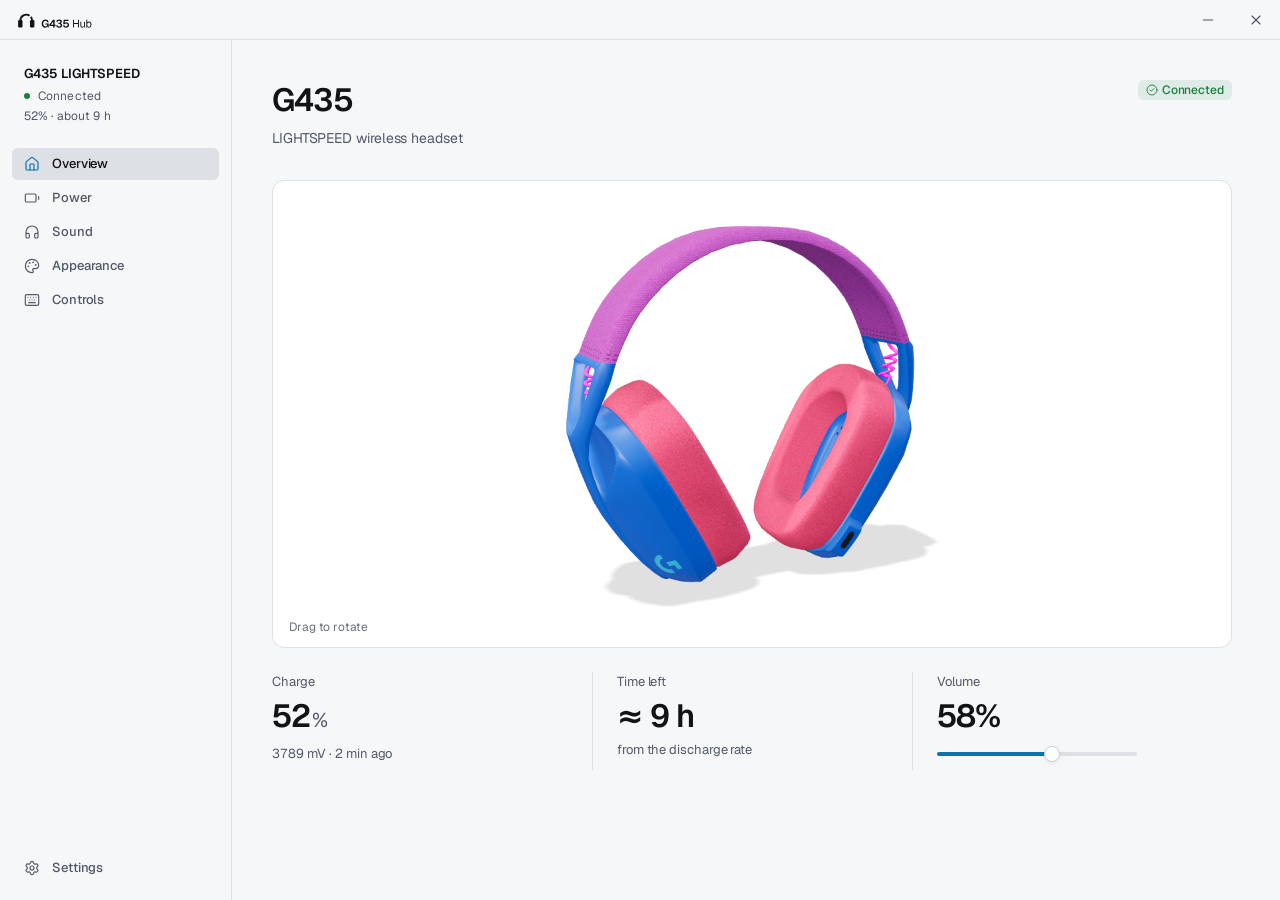
<file: hub/ui/index.html>
<!doctype html>
<html lang="en">
<head>
<meta charset="utf-8">
<meta name="viewport" content="width=device-width, initial-scale=1">
<title>G435 Hub</title>
<link rel="icon" href="brand/favicon.svg" type="image/svg+xml">
<link rel="stylesheet" href="fonts/fonts.css">
<link rel="stylesheet" href="tokens.css">
<link rel="stylesheet" href="components.css">
<link rel="stylesheet" href="app.css">
<script type="importmap">
{ "imports": { "three": "./vendor/three.module.js", "three/addons/": "./vendor/addons/" } }
</script>
</head>
<body>
<header class="titlebar" data-tauri-drag-region>
  <span class="titlebar__logo" data-tauri-drag-region aria-label="G435 Hub">
    <svg class="logo" viewBox="0 0 124 32" aria-hidden="true" data-tauri-drag-region><use href="#logo-full"/></svg>
  </span>
  <div class="titlebar__controls">
    <button class="win-btn" id="btn-min" data-i18n-attr="aria-label:win.minimize;title:win.minimize" aria-label="Minimize" title="Minimize"><svg class="icon"><use href="icons.svg#i-minus"/></svg></button>
    <button class="win-btn win-btn--close" id="btn-close" data-i18n-attr="aria-label:win.close;title:win.close.title" aria-label="Close to tray" title="Close. The battery stays in the tray"><svg class="icon"><use href="icons.svg#i-x"/></svg></button>
  </div>
</header>

<div class="shell">
  <nav class="sidebar" data-i18n-attr="aria-label:nav.label" aria-label="Sections">
    <div class="device" id="device">
      <p class="device__name">G435 LIGHTSPEED</p>
      <p class="device__status"><span class="dot" id="dev-dot"></span><span id="dev-status" data-i18n="dev.searching">Looking for the dongle…</span></p>
      <p class="device__battery num" id="dev-battery"></p>
    </div>
    <ul class="nav">
      <li><a class="nav__item" href="#overview" data-route="overview"><svg class="icon"><use href="icons.svg#i-house"/></svg><span data-i18n="nav.overview">Overview</span></a></li>
      <li><a class="nav__item" href="#power" data-route="power"><svg class="icon"><use href="icons.svg#i-battery"/></svg><span data-i18n="nav.power">Power</span></a></li>
      <li><a class="nav__item" href="#sound" data-route="sound"><svg class="icon"><use href="icons.svg#i-headphones"/></svg><span data-i18n="nav.sound">Sound</span></a></li>
      <li><a class="nav__item" href="#look" data-route="look"><svg class="icon"><use href="icons.svg#i-palette"/></svg><span data-i18n="nav.look">Appearance</span></a></li>
      <li><a class="nav__item" href="#controls" data-route="controls"><svg class="icon"><use href="icons.svg#i-keyboard"/></svg><span data-i18n="nav.controls">Controls</span></a></li>
    </ul>
    <ul class="nav nav--bottom">
      <li><a class="nav__item" href="#settings" data-route="settings"><svg class="icon"><use href="icons.svg#i-settings"/></svg><span data-i18n="nav.settings">Settings</span></a></li>
    </ul>
  </nav>

  <main class="main" id="main">
    <!-- ===================== Overview ===================== -->
    <section class="page page--wide" data-page="overview" aria-labelledby="h-overview">
      <header class="page__head">
        <div>
          <h1 class="t-h1" id="h-overview">G435</h1>
          <p class="page__lead" data-i18n="ov.lead">LIGHTSPEED wireless headset</p>
        </div>
        <span class="badge" id="ov-badge">Looking for the dongle…</span>
      </header>
      <div class="stage" data-stage>
        <div class="stage__empty" id="ov-empty" hidden></div>
      </div>
      <dl class="stats" id="ov-stats">
        <div class="stat">
          <dt data-i18n="stat.charge">Charge</dt>
          <dd class="stat__value num" id="ov-pct"><span class="skeleton" style="width:72px;height:32px"></span></dd>
          <dd class="stat__meta num" id="ov-mv"></dd>
        </div>
        <div class="stat">
          <dt data-i18n="stat.left">Time left</dt>
          <dd class="stat__value num" id="ov-left"><span class="skeleton" style="width:64px;height:32px"></span></dd>
          <dd class="stat__meta" id="ov-left-src"></dd>
        </div>
        <div class="stat">
          <dt data-i18n="stat.volume">Volume</dt>
          <dd class="stat__value num" id="ov-vol">—</dd>
          <dd class="stat__meta"><input class="slider" type="range" min="0" max="100" id="ov-vol-range" data-i18n-attr="aria-label:stat.volume.aria" aria-label="Headphone volume"></dd>
        </div>
      </dl>
    </section>

    <!-- ===================== Power ===================== -->
    <section class="page" data-page="power" aria-labelledby="h-power">
      <header class="page__head">
        <div>
          <h1 class="t-h2" id="h-power" data-i18n="pw.title">Power</h1>
          <p class="page__lead" data-i18n="pw.lead">The headset reports only its voltage; the percentage is an estimate from the discharge curve.</p>
        </div>
      </header>
      <div id="power-empty" hidden></div>
      <div id="power-body">
        <div class="reading">
          <div>
            <p class="reading__value num"><span id="pw-pct"><span class="skeleton" style="width:120px;height:48px"></span></span><span class="reading__unit">%</span></p>
            <p class="reading__meta num" id="pw-meta"></p>
          </div>
          <div class="reading__aside">
            <span class="badge badge--accent" id="pw-charging" data-i18n="pw.charging" hidden>Charging</span>
            <button class="btn btn--primary" id="btn-refresh"><svg class="icon"><use href="icons.svg#i-refresh-cw"/></svg><span data-i18n="pw.refresh">Refresh battery</span></button>
          </div>
        </div>
        <div class="notice notice--warning" id="pw-off" hidden>
          <svg class="icon"><use href="icons.svg#i-power"/></svg>
          <p data-i18n="pw.off">The headset is off, so the last reading is shown. Switch it on and the charge updates by itself.</p>
        </div>
        <div class="notice" id="pw-deferred" hidden>
          <svg class="icon"><use href="icons.svg#i-clock"/></svg>
          <p data-i18n="pw.deferred">Audio is playing, so the scheduled read waits for a pause (30 minutes at most). “Refresh battery” reads right away.</p>
        </div>
        <div class="notice notice--error" id="pw-error" hidden>
          <svg class="icon"><use href="icons.svg#i-circle-alert"/></svg>
          <p id="pw-error-text"></p>
        </div>

        <figure class="chart card" id="chart">
          <figcaption class="chart__head">
            <span class="chart__title" id="chart-title">Battery over the last 24 hours</span>
            <span class="chart__legend num" id="chart-range"></span>
          </figcaption>
          <div class="chart__plot" id="chart-plot">
            <svg class="chart__svg" id="chart-svg" role="img" aria-labelledby="chart-title"></svg>
            <div class="chart__tip" id="chart-tip" hidden><strong class="num" id="tip-value"></strong><span class="num" id="tip-time"></span></div>
          </div>
          <div class="chart__empty" id="chart-empty" hidden>
            <p class="t-small" data-i18n="chart.empty">The chart appears after the second reading. By default the battery is read every 15 minutes.</p>
          </div>
          <table class="sr-only" id="chart-table"><caption data-i18n="chart.caption">Battery readings</caption><thead><tr><th data-i18n="chart.time">Time</th><th data-i18n="chart.charge">Charge</th><th data-i18n="chart.voltage">Voltage</th></tr></thead><tbody></tbody></table>
        </figure>

        <dl class="rows">
          <div class="row">
            <dt><span data-i18n="pw.left">Time left</span><span class="row__hint" id="pw-left-src">The estimate appears after the first reading</span></dt>
            <dd class="num" id="pw-left">—</dd>
          </div>
          <div class="row">
            <dt><span data-i18n="pw.poll">Auto-refresh</span><span class="row__hint" data-i18n="pw.poll.hint">After 20 minutes without audio it reads once an hour, so the headset can switch itself off</span></dt>
            <dd>
              <div class="dropdown" id="poll">
                <button class="btn dropdown__trigger" aria-haspopup="listbox" aria-expanded="false"><span>Every 15 minutes</span><svg class="icon"><use href="icons.svg#i-chevron-down"/></svg></button>
                <ul class="menu menu--right" role="listbox" tabindex="-1">
                  <li class="menu__item" role="option" data-value="5"><span data-i18n="poll.5">Every 5 minutes</span><svg class="icon"><use href="icons.svg#i-check"/></svg></li>
                  <li class="menu__item" role="option" data-value="15"><span data-i18n="poll.15">Every 15 minutes</span><svg class="icon"><use href="icons.svg#i-check"/></svg></li>
                  <li class="menu__item" role="option" data-value="30"><span data-i18n="poll.30">Every 30 minutes</span><svg class="icon"><use href="icons.svg#i-check"/></svg></li>
                  <li class="menu__item" role="option" data-value="0"><span data-i18n="poll.0">Manually only</span><svg class="icon"><use href="icons.svg#i-check"/></svg></li>
                </ul>
              </div>
            </dd>
          </div>
        </dl>
      </div>
    </section>

    <!-- ===================== Sound ===================== -->
    <section class="page" data-page="sound" aria-labelledby="h-sound">
      <header class="page__head">
        <div>
          <h1 class="t-h2" id="h-sound" data-i18n="snd.title">Sound</h1>
          <p class="page__lead" data-i18n="snd.lead">Volume of the G435 devices in Windows. The buttons on the ear cup change the same level.</p>
        </div>
      </header>
      <section class="group" aria-labelledby="h-hp">
        <h2 class="group__title" id="h-hp" data-i18n="snd.hp">Headphones</h2>
        <div class="level card" id="lv-headphones">
          <div class="level__head"><span class="level__label" data-i18n="snd.volume">Volume</span><output class="level__value num" id="v-headphones">—</output></div>
          <div class="level__body">
            <input class="slider" type="range" min="0" max="100" id="r-headphones" data-i18n-attr="aria-label:snd.hp.aria" aria-label="Headphone volume">
            <button class="btn btn--icon" id="m-headphones" aria-pressed="false" aria-label="Mute"><svg class="icon"><use href="icons.svg#i-volume-2"/></svg></button>
          </div>
        </div>
      </section>
      <section class="group" aria-labelledby="h-mic">
        <h2 class="group__title" id="h-mic" data-i18n="snd.mic">Microphone</h2>
        <div class="level card" id="lv-microphone">
          <div class="level__head"><span class="level__label" data-i18n="snd.rec">Recording level</span><output class="level__value num" id="v-microphone">—</output></div>
          <div class="level__body">
            <input class="slider" type="range" min="0" max="100" id="r-microphone" data-i18n-attr="aria-label:snd.mic.aria" aria-label="Microphone level">
            <button class="btn btn--icon" id="m-microphone" aria-pressed="false" aria-label="Mute"><svg class="icon"><use href="icons.svg#i-mic"/></svg></button>
          </div>
        </div>
        <p class="group__note" data-i18n="snd.note">The mute button on the headset silences the microphone inside it and does not tell the computer, so its state is not visible here.</p>
      </section>
    </section>

    <!-- ===================== Appearance ===================== -->
    <section class="page page--wide" data-page="look" aria-labelledby="h-look">
      <header class="page__head">
        <div>
          <h1 class="t-h2" id="h-look" data-i18n="look.title">Appearance</h1>
          <p class="page__lead" data-i18n="look.lead">The model colour in the app. The headset itself is not changed.</p>
        </div>
      </header>
      <div class="stage stage--short" data-stage></div>
      <div class="swatches" role="radiogroup" data-i18n-attr="aria-label:look.aria" aria-label="Colourway" id="swatches"></div>
    </section>

    <!-- ===================== Controls ===================== -->
    <section class="page" data-page="controls" aria-labelledby="h-controls">
      <header class="page__head">
        <div>
          <h1 class="t-h2" id="h-controls" data-i18n="ctl.title">Controls</h1>
          <p class="page__lead" data-i18n="ctl.lead">These features live in the headset firmware and are set only with its buttons.</p>
        </div>
      </header>
      <dl class="rows combos">
        <div class="row"><dt><kbd data-i18n="ctl.power">Power</kbd></dt><dd data-i18n-html="ctl.power.text"></dd></div>
        <div class="row"><dt><kbd>Mute</kbd><kbd>×2</kbd></dt><dd data-i18n="ctl.mute2.text">Turn sidetone on or off.</dd></div>
        <div class="row"><dt><kbd>Mute</kbd><kbd>Vol ±</kbd></dt><dd data-i18n="ctl.mutevol.text">Sidetone volume.</dd></div>
        <div class="row"><dt><kbd>Mute</kbd><kbd>Vol ±</kbd><kbd data-i18n="ctl.3s">3 s</kbd></dt><dd data-i18n="ctl.limit.text">Volume limiter: 85 or 100 dB.</dd></div>
      </dl>
      <p class="group__note" data-i18n="ctl.note">With no activity the headset switches itself off after 30 minutes.</p>
    </section>

    <!-- ===================== Settings ===================== -->
    <section class="page" data-page="settings" aria-labelledby="h-settings">
      <header class="page__head">
        <div>
          <h1 class="t-h2" id="h-settings" data-i18n="set.title">Settings</h1>
          <p class="page__lead" data-i18n="set.lead">The hub keeps running in the tray when the window is closed.</p>
        </div>
      </header>
      <section class="group" aria-labelledby="h-general">
        <h2 class="group__title" id="h-general" data-i18n="set.general">General</h2>
        <dl class="rows">
          <div class="row">
            <dt data-i18n="set.theme">Theme</dt>
            <dd><div class="segmented" role="radiogroup" data-i18n-attr="aria-label:set.theme" aria-label="Theme" id="theme">
              <button role="radio" data-theme-value="system"><svg class="icon"><use href="icons.svg#i-monitor"/></svg><span data-i18n="theme.system">System</span></button>
              <button role="radio" data-theme-value="light"><svg class="icon"><use href="icons.svg#i-sun"/></svg><span data-i18n="theme.light">Light</span></button>
              <button role="radio" data-theme-value="dark"><svg class="icon"><use href="icons.svg#i-moon"/></svg><span data-i18n="theme.dark">Dark</span></button>
            </div></dd>
          </div>
          <div class="row">
            <dt id="l-language" data-i18n="set.lang">Language</dt>
            <dd><div class="segmented" role="radiogroup" data-i18n-attr="aria-label:set.lang" aria-label="Language" id="language">
              <button role="radio" data-language-value="auto"><svg class="icon"><use href="icons.svg#i-monitor"/></svg><span data-i18n="lang.auto">System</span></button>
              <button role="radio" data-language-value="en">English</button>
              <button role="radio" data-language-value="ru">Русский</button>
            </div></dd>
          </div>
          <div class="row">
            <dt id="l-autostart"><span data-i18n="set.autostart">Start with Windows</span><span class="row__hint" data-i18n="set.autostart.hint">Straight to the tray, no window</span></dt>
            <dd><button class="switch" role="switch" aria-checked="false" aria-labelledby="l-autostart" id="autostart"></button></dd>
          </div>
        </dl>
      </section>
      <section class="group" aria-labelledby="h-alerts">
        <h2 class="group__title" id="h-alerts" data-i18n="set.notifications">Notifications</h2>
        <dl class="rows">
          <div class="row">
            <dt><span data-i18n="set.alert">Warn about low battery</span><span class="row__hint" data-i18n="set.alert.hint">One more notification arrives at 5%</span></dt>
            <dd>
              <label class="field field--suffix field--inline" id="alert-field">
                <span class="sr-only" data-i18n="set.alert.sr">Threshold, percent</span>
                <span class="field__control"><input class="input" id="alert" inputmode="numeric" maxlength="2" value="15"><span class="field__suffix">%</span></span>
                <span class="field__hint" id="alert-hint" data-i18n="set.alert.invalid" hidden>From 5 to 50</span>
              </label>
            </dd>
          </div>
        </dl>
      </section>
      <section class="group" aria-labelledby="h-data">
        <h2 class="group__title" id="h-data" data-i18n="set.data">Data</h2>
        <dl class="rows">
          <div class="row">
            <dt><span data-i18n="set.history">Battery history</span><span class="row__hint num" id="hist-count">Kept for 7 days on this computer</span></dt>
            <dd><button class="btn btn--danger" id="btn-clear" data-i18n="set.clear">Clear</button></dd>
          </div>
        </dl>
      </section>
      <section class="group" aria-labelledby="h-updates">
        <h2 class="group__title" id="h-updates" data-i18n="set.updates">Updates</h2>
        <dl class="rows">
          <div class="row">
            <dt id="l-autoupdate"><span data-i18n="set.autoupdate">Check automatically</span><span class="row__hint" data-i18n="set.autoupdate.hint">When the window opens. This is the only time the app uses the network: it asks github.com for the latest version number.</span></dt>
            <dd><button class="switch" role="switch" aria-checked="true" aria-labelledby="l-autoupdate" id="autoupdate"></button></dd>
          </div>
          <div class="row">
            <dt><span data-i18n="upd.title">Check for updates</span><span class="row__hint" id="upd-status" role="status"></span></dt>
            <dd><button class="btn" id="btn-update" data-i18n="upd.check">Check now</button></dd>
          </div>
        </dl>
      </section>
      <section class="group" aria-labelledby="h-support">
        <h2 class="group__title" id="h-support" data-i18n="set.support">Support</h2>
        <dl class="rows">
          <div class="row">
            <dt><span data-i18n="set.diag">Diagnostics</span><span class="row__hint" data-i18n="set.diag.hint">Versions and the last readings, no personal data. Paste it into a bug report.</span></dt>
            <dd><button class="btn" id="btn-diag" data-i18n="set.diag.copy">Copy</button></dd>
          </div>
          <div class="row">
            <dt><span data-i18n="set.issue">Report a problem</span><span class="row__hint" data-i18n="set.issue.hint">Opens GitHub in your browser</span></dt>
            <dd><a class="btn" id="btn-issue" href="https://github.com/minchiki/g435-hub/issues/new/choose" target="_blank" rel="noopener" data-i18n="set.issue.open">Open</a></dd>
          </div>
        </dl>
      </section>
      <section class="group" aria-labelledby="h-about">
        <h2 class="group__title" id="h-about" data-i18n="set.about">About</h2>
        <dl class="rows about">
          <div class="row"><dt data-i18n="about.version">Version</dt><dd class="num"><span id="about-version"></span> · dongle 046D:0ACB</dd></div>
          <div class="row"><dt data-i18n="about.protocol">Battery protocol</dt><dd><a href="https://github.com/deddroid/logitech-g435-battery" target="_blank" rel="noopener">deddroid/logitech-g435-battery</a>, MIT</dd></div>
          <div class="row"><dt data-i18n="about.model">3D model</dt><dd><a href="https://sketchfab.com/3d-models/fone-logitech-g435-d4cc71d02f6f40a48441f9045fe4e1ae" target="_blank" rel="noopener">Fone Logitech G435</a> — VagnerZNMods, CC-BY-4.0</dd></div>
          <div class="row"><dt data-i18n="about.fonts">Font and icons</dt><dd>Geist (OFL), Lucide (ISC)</dd></div>
        </dl>
        <p class="group__note" data-i18n="about.note">Unofficial program, not affiliated with Logitech.</p>
      </section>
    </section>
  </main>
</div>

<dialog class="modal" id="modal-clear" aria-labelledby="mc-title">
  <form method="dialog">
    <div class="modal__body">
      <h3 class="modal__title" id="mc-title" data-i18n="modal.clear.title">Clear the battery history?</h3>
      <p class="modal__text" data-i18n="modal.clear.text">The chart and the “time left” estimate start over. The current charge does not change.</p>
    </div>
    <div class="modal__footer">
      <button class="btn btn--ghost" value="cancel" data-i18n="modal.cancel">Cancel</button>
      <button class="btn btn--danger" value="confirm" id="mc-confirm" data-i18n="set.clear">Clear</button>
    </div>
  </form>
</dialog>
<div class="toasts" id="toasts" aria-live="polite"></div>

<svg width="0" height="0" style="position:absolute" aria-hidden="true">
  <symbol id="logo-full" viewBox="0 0 124 32"><path d="M6.5 17A9.5 9.5 0 0 1 21.31 9.12M23.28 10.89A9.5 9.5 0 0 1 25.5 17" fill="none" stroke="currentColor" stroke-width="3"/><rect x="3" y="16" width="7" height="12" rx="2" fill="currentColor"/><rect x="22" y="16" width="7" height="12" rx="2" fill="currentColor"/><path d="M46.46 28.28L46.46 28.28Q44.68 28.28 43.40 27.45Q42.11 26.61 41.43 25.15Q40.76 23.69 40.76 21.77L40.76 21.77Q40.76 19.88 41.45 18.40Q42.15 16.93 43.45 16.07Q44.75 15.22 46.58 15.22L46.58 15.22Q48.17 15.22 49.25 15.76Q50.33 16.31 50.99 17.28Q51.64 18.25 51.90 19.51L51.90 19.51L49.51 19.64Q49.31 18.53 48.63 17.87Q47.94 17.21 46.60 17.21L46.60 17.21Q45.40 17.21 44.64 17.82Q43.87 18.44 43.49 19.47Q43.12 20.50 43.12 21.77L43.12 21.77Q43.12 23.07 43.49 24.09Q43.86 25.11 44.64 25.70Q45.42 26.29 46.62 26.29L46.62 26.29Q47.55 26.29 48.22 25.90Q48.89 25.52 49.28 24.85Q49.67 24.18 49.70 23.33L49.70 23.33L46.62 23.33L46.62 21.56L51.94 21.56L51.94 28L50.46 28L50.35 26.12Q49.88 27.10 48.83 27.69Q47.78 28.28 46.46 28.28ZM61.44 28L59.15 28L59.15 25.50L52.89 25.50L52.89 23.63L58.79 15.50L61.44 15.50L61.44 23.51L62.94 23.51L62.94 25.50L61.44 25.50L61.44 28ZM59.15 18.48L55.39 23.51L59.15 23.51L59.15 18.48ZM68.61 28.28L68.61 28.28Q66.37 28.28 65.16 27.24Q63.94 26.20 63.86 24.48L63.86 24.48L66.20 24.37Q66.29 25.38 66.94 25.83Q67.59 26.29 68.61 26.29L68.61 26.29Q69.65 26.29 70.37 25.83Q71.09 25.38 71.09 24.37L71.09 24.37Q71.09 23.37 70.40 22.87Q69.72 22.37 68.57 22.37L68.57 22.37L67.48 22.37L67.48 20.55L68.57 20.55Q69.47 20.55 70.08 20.17Q70.69 19.80 70.69 18.90L70.69 18.90Q70.69 18.11 70.18 17.66Q69.67 17.21 68.63 17.21L68.63 17.21Q67.57 17.21 67.04 17.63Q66.51 18.05 66.43 18.74L66.43 18.74L64.08 18.62Q64.26 17.08 65.44 16.15Q66.62 15.22 68.63 15.22L68.63 15.22Q70.74 15.22 71.89 16.15Q73.05 17.08 73.05 18.69L73.05 18.69Q73.05 20.66 70.86 21.35L70.86 21.35Q72.10 21.68 72.77 22.50Q73.45 23.32 73.45 24.50L73.45 24.50Q73.45 25.69 72.85 26.54Q72.25 27.38 71.16 27.83Q70.07 28.28 68.61 28.28ZM79.65 28.28L79.65 28.28Q77.46 28.28 76.26 27.28Q75.05 26.27 74.91 24.64L74.91 24.64L77.25 24.51Q77.39 25.39 78.02 25.83Q78.64 26.27 79.65 26.27L79.65 26.27Q80.79 26.27 81.43 25.65Q82.08 25.02 82.08 23.88L82.08 23.88Q82.08 22.79 81.43 22.13Q80.77 21.47 79.63 21.47L79.63 21.47Q78.84 21.47 78.25 21.81Q77.66 22.15 77.39 22.72L77.39 22.72L75.07 22.72L75.93 15.50L83.59 15.50L83.59 17.49L77.92 17.49L77.52 20.68Q78.50 19.67 80.25 19.67L80.25 19.67Q81.51 19.67 82.46 20.22Q83.40 20.76 83.92 21.72Q84.44 22.68 84.44 23.88L84.44 23.88Q84.44 25.22 83.84 26.20Q83.24 27.19 82.17 27.74Q81.09 28.28 79.65 28.28ZM92.46 28L90.95 28L90.95 15.50L92.46 15.50L92.46 20.98L98.75 20.98L98.75 15.50L100.26 15.50L100.26 28L98.75 28L98.75 22.45L92.46 22.45L92.46 28ZM105.65 28.21L105.65 28.21Q104.26 28.21 103.42 27.27Q102.59 26.33 102.59 24.67L102.59 24.67L102.59 18.67L104.07 18.67L104.07 24.27Q104.07 25.62 104.55 26.27Q105.04 26.91 106.04 26.91L106.04 26.91Q107.15 26.91 107.78 26.20Q108.42 25.48 108.42 24.23L108.42 24.23L108.42 18.67L109.89 18.67L109.89 28L108.49 28L108.49 26.49Q107.71 28.21 105.65 28.21ZM116.37 28.21L116.37 28.21Q115.40 28.21 114.65 27.78Q113.89 27.35 113.49 26.59L113.49 26.59L113.43 28L112.10 28L112.10 15.50L113.57 15.50L113.57 19.97Q113.93 19.39 114.67 18.92Q115.40 18.46 116.37 18.46L116.37 18.46Q117.61 18.46 118.50 19.06Q119.40 19.65 119.89 20.75Q120.39 21.84 120.39 23.33L120.39 23.33Q120.39 24.83 119.89 25.92Q119.40 27.01 118.50 27.61Q117.61 28.21 116.37 28.21ZM116.29 26.80L116.29 26.80Q117.46 26.80 118.15 25.87Q118.84 24.94 118.84 23.33L118.84 23.33Q118.84 21.71 118.15 20.79Q117.46 19.87 116.32 19.87L116.32 19.87Q115.04 19.87 114.30 20.79Q113.57 21.71 113.57 23.33L113.57 23.33Q113.57 24.94 114.30 25.87Q115.02 26.80 116.29 26.80Z" fill="currentColor"/></symbol>
</svg>
<script type="module" src="app.js"></script>
</body>
</html>
</file>
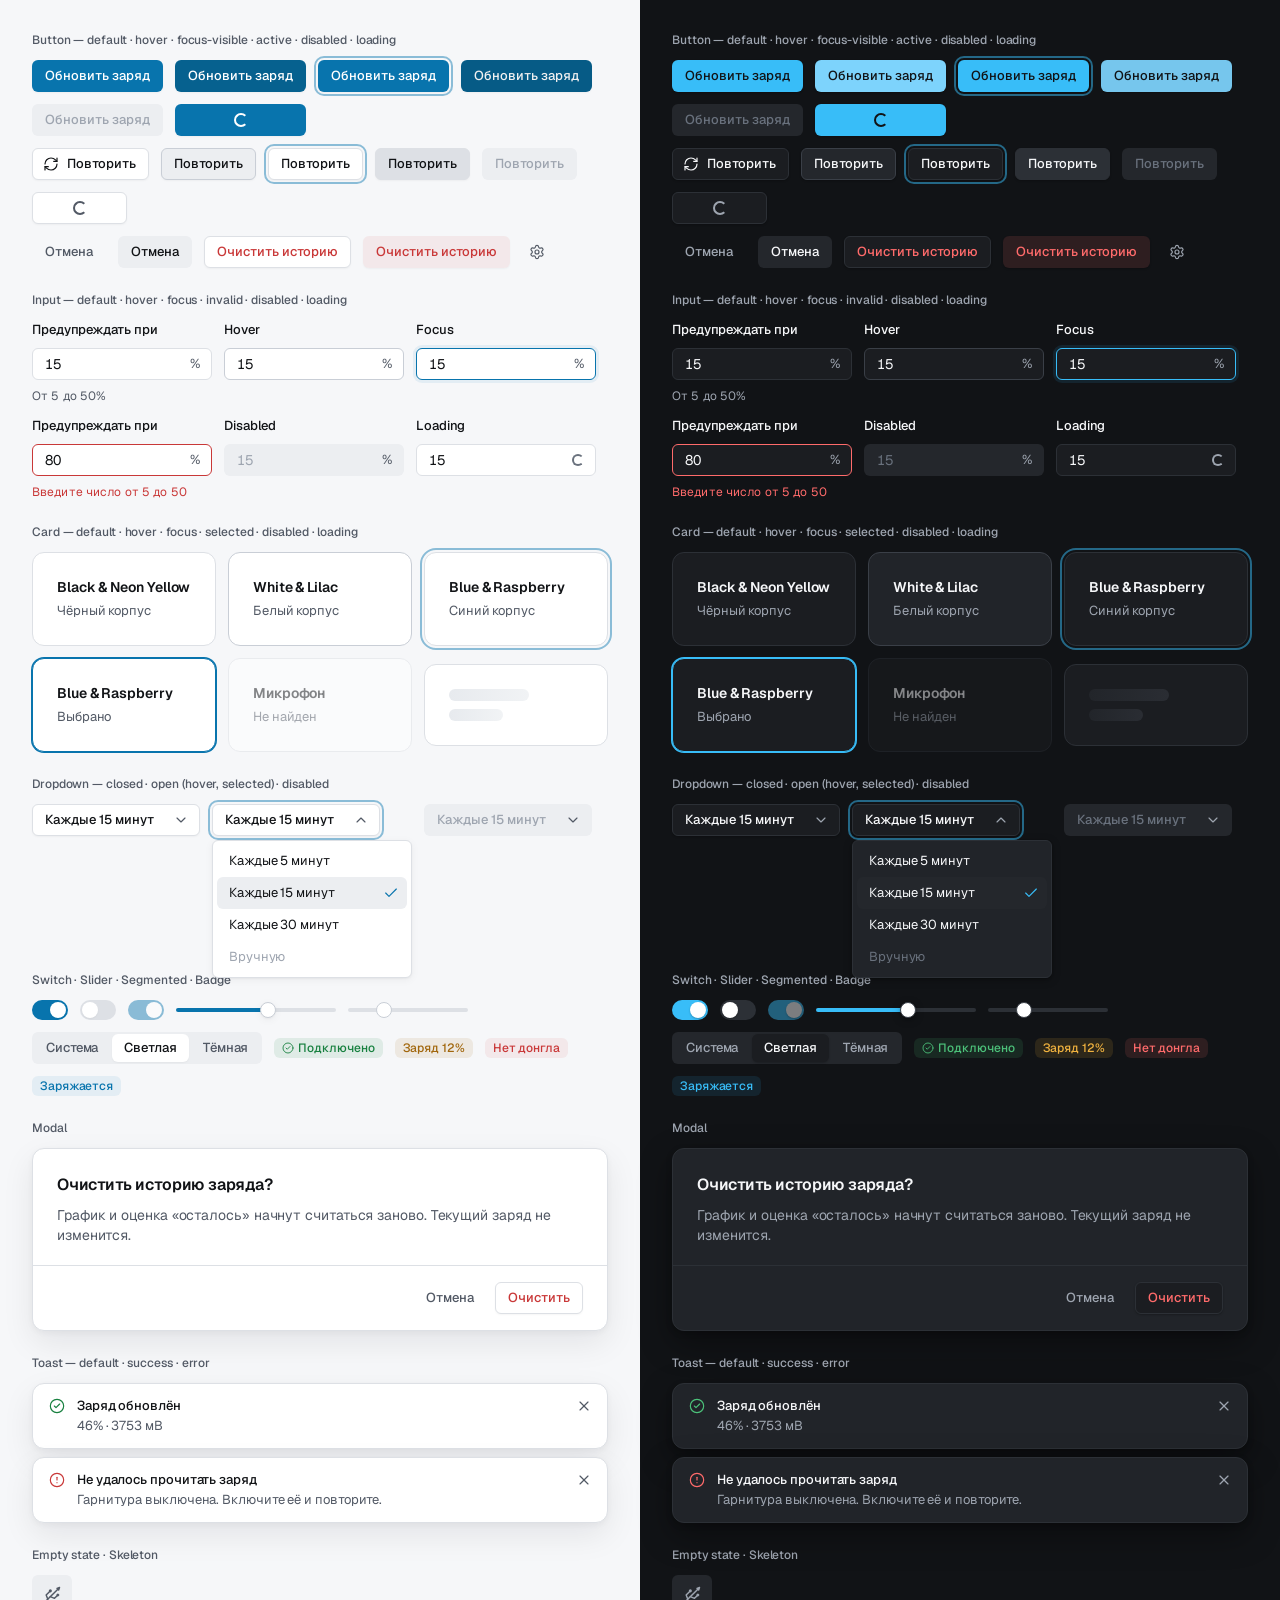
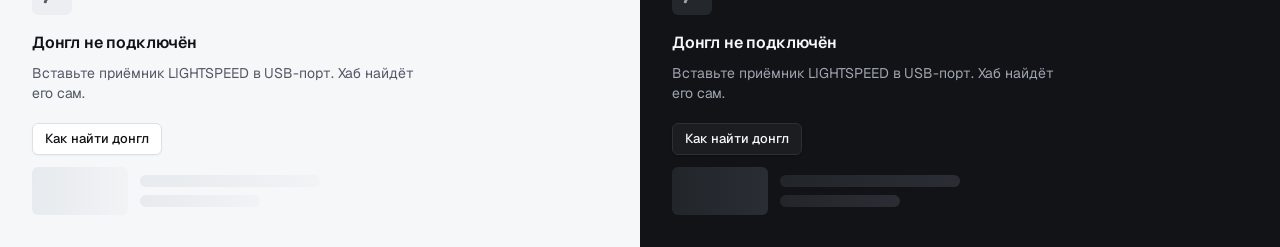
<file: hub/ui/components.html>
<!doctype html>
<html lang="ru">
<head>
<meta charset="utf-8">
<meta name="viewport" content="width=device-width, initial-scale=1">
<title>Компоненты — G435 Hub</title>
<link rel="stylesheet" href="fonts/fonts.css">
<link rel="stylesheet" href="tokens.css">
<link rel="stylesheet" href="components.css">
<style>
  body { display: grid; grid-template-columns: 1fr 1fr; }
  .pane { background: var(--bg); color: var(--text); padding: var(--s-8); display: grid; gap: var(--s-6); align-content: start; }
  .group { display: grid; gap: var(--s-3); }
  .group > h2 { margin: 0; font-size: var(--t-12); line-height: var(--lh-12); font-weight: var(--w-medium); color: var(--text-muted); }
  .row { display: flex; flex-wrap: wrap; gap: var(--s-3); align-items: center; }
  .demo-menu { position: relative; height: 144px; }
  .demo-menu .menu { position: static; opacity: 1; transform: none; visibility: visible; pointer-events: auto; width: 200px; margin-top: var(--s-1); }
  .demo-modal { position: static; display: block; width: 100%; }
  .toasts.demo { position: static; width: 100%; }
</style>
</head>
<body>
<template id="tpl">
  <section class="group"><h2>Button — default · hover · focus-visible · active · disabled · loading</h2>
    <div class="row">
      <button class="btn btn--primary">Обновить заряд</button>
      <button class="btn btn--primary is-hover">Обновить заряд</button>
      <button class="btn btn--primary is-focus">Обновить заряд</button>
      <button class="btn btn--primary is-active">Обновить заряд</button>
      <button class="btn btn--primary" disabled>Обновить заряд</button>
      <button class="btn btn--primary is-loading">Обновить заряд</button>
    </div>
    <div class="row">
      <button class="btn"><svg class="icon"><use href="icons.svg#i-refresh-cw"/></svg>Повторить</button>
      <button class="btn is-hover">Повторить</button>
      <button class="btn is-focus">Повторить</button>
      <button class="btn is-active">Повторить</button>
      <button class="btn" disabled>Повторить</button>
      <button class="btn is-loading">Повторить</button>
    </div>
    <div class="row">
      <button class="btn btn--ghost">Отмена</button>
      <button class="btn btn--ghost is-hover">Отмена</button>
      <button class="btn btn--danger">Очистить историю</button>
      <button class="btn btn--danger is-hover">Очистить историю</button>
      <button class="btn btn--icon btn--ghost" aria-label="Настройки"><svg class="icon"><use href="icons.svg#i-settings"/></svg></button>
    </div>
  </section>

  <section class="group"><h2>Input — default · hover · focus · invalid · disabled · loading</h2>
    <div class="row" style="align-items:start">
      <label class="field field--suffix" style="width:180px"><span class="field__label">Предупреждать при</span>
        <span class="field__control"><input class="input" value="15" inputmode="numeric"><span class="field__suffix">%</span></span>
        <span class="field__hint">От 5 до 50%</span></label>
      <label class="field field--suffix" style="width:180px"><span class="field__label">Hover</span>
        <span class="field__control"><input class="input is-hover" value="15"><span class="field__suffix">%</span></span></label>
      <label class="field field--suffix" style="width:180px"><span class="field__label">Focus</span>
        <span class="field__control"><input class="input is-focus" value="15"><span class="field__suffix">%</span></span></label>
    </div>
    <div class="row" style="align-items:start">
      <label class="field field--suffix is-invalid" style="width:180px"><span class="field__label">Предупреждать при</span>
        <span class="field__control"><input class="input" value="80"><span class="field__suffix">%</span></span>
        <span class="field__hint">Введите число от 5 до 50</span></label>
      <label class="field field--suffix" style="width:180px"><span class="field__label">Disabled</span>
        <span class="field__control"><input class="input" value="15" disabled><span class="field__suffix">%</span></span></label>
      <label class="field is-loading" style="width:180px"><span class="field__label">Loading</span>
        <span class="field__control"><input class="input" value="15"></span></label>
    </div>
  </section>

  <section class="group"><h2>Card — default · hover · focus · selected · disabled · loading</h2>
    <div class="row" style="display:grid;grid-template-columns:repeat(3,1fr)">
      <button class="card card--interactive" role="radio" aria-checked="false"><p class="card__title">Black &amp; Neon Yellow</p><p class="card__meta">Чёрный корпус</p></button>
      <button class="card card--interactive is-hover"><p class="card__title">White &amp; Lilac</p><p class="card__meta">Белый корпус</p></button>
      <button class="card card--interactive is-focus"><p class="card__title">Blue &amp; Raspberry</p><p class="card__meta">Синий корпус</p></button>
      <button class="card card--interactive" aria-checked="true"><p class="card__title">Blue &amp; Raspberry</p><p class="card__meta">Выбрано</p></button>
      <div class="card is-disabled"><p class="card__title">Микрофон</p><p class="card__meta">Не найден</p></div>
      <div class="card"><span class="skeleton" style="width:60%;height:12px"></span><span class="skeleton" style="width:40%;height:12px;margin-top:var(--s-2)"></span></div>
    </div>
  </section>

  <section class="group"><h2>Dropdown — closed · open (hover, selected) · disabled</h2>
    <div class="row" style="align-items:start">
      <div class="dropdown"><button class="btn dropdown__trigger">Каждые 15 минут<svg class="icon"><use href="icons.svg#i-chevron-down"/></svg></button></div>
      <div class="dropdown is-open demo-menu"><button class="btn dropdown__trigger is-focus">Каждые 15 минут<svg class="icon"><use href="icons.svg#i-chevron-down"/></svg></button>
        <ul class="menu" role="listbox">
          <li class="menu__item" role="option">Каждые 5 минут<svg class="icon"><use href="icons.svg#i-check"/></svg></li>
          <li class="menu__item is-active-desc" role="option" aria-selected="true">Каждые 15 минут<svg class="icon"><use href="icons.svg#i-check"/></svg></li>
          <li class="menu__item" role="option">Каждые 30 минут<svg class="icon"><use href="icons.svg#i-check"/></svg></li>
          <li class="menu__item" role="option" aria-disabled="true">Вручную<svg class="icon"><use href="icons.svg#i-check"/></svg></li>
        </ul></div>
      <div class="dropdown"><button class="btn dropdown__trigger" disabled>Каждые 15 минут<svg class="icon"><use href="icons.svg#i-chevron-down"/></svg></button></div>
    </div>
  </section>

  <section class="group"><h2>Switch · Slider · Segmented · Badge</h2>
    <div class="row">
      <button class="switch" role="switch" aria-checked="true" aria-label="Автозапуск"></button>
      <button class="switch" role="switch" aria-checked="false" aria-label="Автозапуск"></button>
      <button class="switch" role="switch" aria-checked="true" disabled aria-label="Автозапуск"></button>
      <input class="slider" type="range" value="58" style="--fill:58%;width:160px" aria-label="Громкость">
      <input class="slider" type="range" value="27" style="--fill:27%;width:120px" disabled aria-label="Микрофон">
    </div>
    <div class="row">
      <div class="segmented" role="radiogroup"><button role="radio" aria-checked="false">Система</button><button role="radio" aria-checked="true">Светлая</button><button role="radio" aria-checked="false">Тёмная</button></div>
      <span class="badge badge--success"><svg class="icon"><use href="icons.svg#i-circle-check"/></svg>Подключено</span>
      <span class="badge badge--warning">Заряд 12%</span>
      <span class="badge badge--error">Нет донгла</span>
      <span class="badge badge--accent">Заряжается</span>
    </div>
  </section>

  <section class="group"><h2>Modal</h2>
    <dialog class="modal demo-modal" open>
      <div class="modal__body"><h3 class="modal__title">Очистить историю заряда?</h3>
        <p class="modal__text">График и оценка «осталось» начнут считаться заново. Текущий заряд не изменится.</p></div>
      <div class="modal__footer"><button class="btn btn--ghost">Отмена</button><button class="btn btn--danger">Очистить</button></div>
    </dialog>
  </section>

  <section class="group"><h2>Toast — default · success · error</h2>
    <div class="toasts demo">
      <div class="toast toast--success"><svg class="icon"><use href="icons.svg#i-circle-check"/></svg><div><p class="toast__title">Заряд обновлён</p><p class="toast__text">46% · 3753 мВ</p></div><button class="btn btn--ghost btn--icon" aria-label="Закрыть"><svg class="icon"><use href="icons.svg#i-x"/></svg></button></div>
      <div class="toast toast--error"><svg class="icon"><use href="icons.svg#i-circle-alert"/></svg><div><p class="toast__title">Не удалось прочитать заряд</p><p class="toast__text">Гарнитура выключена. Включите её и повторите.</p></div><button class="btn btn--ghost btn--icon" aria-label="Закрыть"><svg class="icon"><use href="icons.svg#i-x"/></svg></button></div>
    </div>
  </section>

  <section class="group"><h2>Empty state · Skeleton</h2>
    <div class="empty" style="padding:0">
      <span class="empty__icon"><svg class="icon icon--20"><use href="icons.svg#i-usb"/></svg></span>
      <h3 class="empty__title">Донгл не подключён</h3>
      <p class="empty__text">Вставьте приёмник LIGHTSPEED в USB-порт. Хаб найдёт его сам.</p>
      <button class="btn">Как найти донгл</button>
    </div>
    <div class="row"><span class="skeleton" style="width:96px;height:48px"></span><div style="display:grid;gap:var(--s-2)"><span class="skeleton" style="width:180px;height:12px"></span><span class="skeleton" style="width:120px;height:12px"></span></div></div>
  </section>
</template>
<main class="pane" data-theme="light" id="light"></main>
<main class="pane" data-theme="dark" id="dark"></main>
<script>
  for (const id of ['light', 'dark']) document.getElementById(id).append(document.getElementById('tpl').content.cloneNode(true));
</script>
</body>
</html>
</file>
<file: hub/ui/fonts/fonts.css>
@font-face{font-family:'Geist';font-style:normal;font-weight:400 600;font-display:block;src:url('geist-cyrillic.woff2') format('woff2');unicode-range:U+0301, U+0400-045F, U+0490-0491, U+04B0-04B1, U+2116;}
@font-face{font-family:'Geist';font-style:normal;font-weight:400 600;font-display:block;src:url('geist-latin.woff2') format('woff2');unicode-range:U+0000-00FF, U+0131, U+0152-0153, U+02BB-02BC, U+02C6, U+02DA, U+02DC, U+0304, U+0308, U+0329, U+2000-206F, U+20AC, U+2122, U+2191, U+2193, U+2212, U+2215, U+FEFF, U+FFFD;}
</file>
<file: hub/ui/tokens.css>
/* G435 Hub — дизайн-токены. Единственный источник цветов, шрифта, отступов, радиусов,
   теней и движения. Компоненты и экраны используют только эти переменные.
   Контраст проверен по WCAG 2.1 (scripts в истории коммитов): основной и приглушённый текст
   ≥ 4.5:1 в обеих темах; рамки намеренно низкоконтрастные (~1.3:1). */

:root {
  /* ---------- нейтральная шкала: холодный графит, оттенок ~220° ---------- */
  --n-0: #ffffff;
  --n-50: #f6f7f9;
  --n-100: #eceef1;
  --n-200: #dde0e5;
  --n-400: #9ea5b0;
  --n-500: #69717d;
  --n-600: #525965;
  --n-700: #2c3036;
  --n-800: #1b1d21;
  --n-900: #111316;

  /* ---------- акцент: «Lightspeed cyan», один оттенок, светлота под тему ---------- */
  --cyan-600: #0874ad; /* светлая тема: текст и заливка с белым текстом, 4.9:1 */
  --cyan-700: #06618f; /* светлая тема: нажатие */
  --cyan-300: #38bdf8; /* тёмная тема: текст и заливка с тёмным текстом, 7.9:1 */
  --cyan-200: #7dd3fc; /* тёмная тема: наведение */

  /* ---------- типографика ---------- */
  --font: "Geist", ui-sans-serif, system-ui, sans-serif;
  --w-regular: 400;
  --w-medium: 500;
  --w-semibold: 600;
  /* размер / межстрочный (кратен 4) / трекинг */
  --t-12: 12px; --lh-12: 16px; --ls-12: 0.01em;
  --t-13: 13px; --lh-13: 20px; --ls-13: 0;
  --t-14: 14px; --lh-14: 20px; --ls-14: -0.006em;
  --t-16: 16px; --lh-16: 24px; --ls-16: -0.011em;
  --t-20: 20px; --lh-20: 28px; --ls-20: -0.017em;
  --t-24: 24px; --lh-24: 32px; --ls-24: -0.021em;
  --t-32: 32px; --lh-32: 40px; --ls-32: -0.026em;
  --t-48: 48px; --lh-48: 52px; --ls-48: -0.034em;

  /* ---------- отступы: сетка 4/8 ---------- */
  --s-1: 4px;
  --s-2: 8px;
  --s-3: 12px;
  --s-4: 16px;
  --s-5: 20px;
  --s-6: 24px;
  --s-8: 32px;
  --s-10: 40px;
  --s-12: 48px;
  --s-16: 64px;

  /* ---------- радиусы: два значения ---------- */
  --r-control: 6px; /* кнопки, поля, пункты меню, чипы */
  --r-surface: 12px; /* карточки, модальные окна, всплывающие панели */

  /* ---------- движение ---------- */
  --dur: 160ms;
  --dur-slow: 200ms;
  --ease: cubic-bezier(0.16, 1, 0.3, 1); /* ease-out */

  /* ---------- размеры каркаса ---------- */
  --titlebar-h: 40px;
  --sidebar-w: 232px;
  --control-h: 32px;
  --control-h-lg: 40px;

  color-scheme: light;
}
[data-theme="light"] { color-scheme: light; }

/* ---------- семантика: светлая тема ---------- */
:root,
[data-theme="light"] {
  --bg: var(--n-50);
  --surface: var(--n-0);
  --surface-raised: var(--n-0);
  --hover: var(--n-100);
  --active: var(--n-200);
  --border: var(--n-200);
  --border-strong: #c9ced6;
  --text: var(--n-900);
  --text-muted: var(--n-600);
  --text-subtle: var(--n-500);
  --text-disabled: var(--n-400);

  --accent: var(--cyan-600);
  --accent-hover: var(--cyan-700);
  --accent-text: var(--cyan-600);
  --on-accent: var(--n-0);
  --accent-soft: rgba(8, 116, 173, 0.08);
  --focus-ring: rgba(8, 116, 173, 0.45);

  --success: #17803f;
  --success-soft: rgba(23, 128, 63, 0.1);
  --warning: #a1660c;
  --warning-soft: rgba(161, 102, 12, 0.1);
  --error: #c93838;
  --error-soft: rgba(201, 56, 56, 0.08);

  --shadow-1: 0 1px 2px rgba(17, 19, 22, 0.04);
  --shadow-2: 0 2px 8px rgba(17, 19, 22, 0.05), 0 1px 2px rgba(17, 19, 22, 0.04);
  --shadow-3: 0 12px 32px rgba(17, 19, 22, 0.08), 0 2px 6px rgba(17, 19, 22, 0.04);
  --scrim: rgba(17, 19, 22, 0.32);
  --skeleton: #e7eaee;
  --skeleton-shine: #f1f3f5;
}

/* ---------- семантика: тёмная тема ---------- */
@media (prefers-color-scheme: dark) {
  :root:not([data-theme="light"]) {
    color-scheme: dark;
    --bg: var(--n-900);
    --surface: var(--n-800);
    --surface-raised: #212429;
    --hover: #24272c;
    --active: var(--n-700);
    --border: var(--n-700);
    --border-strong: #3a3f47;
    --text: var(--n-50);
    --text-muted: var(--n-400);
    --text-subtle: var(--n-400);
    --text-disabled: var(--n-500);

    --accent: var(--cyan-300);
    --accent-hover: var(--cyan-200);
    --accent-text: var(--cyan-300);
    --on-accent: var(--n-900);
    --accent-soft: rgba(56, 189, 248, 0.1);
    --focus-ring: rgba(56, 189, 248, 0.5);

    --success: #4cc27a;
    --success-soft: rgba(76, 194, 122, 0.12);
    --warning: #f0b23f;
    --warning-soft: rgba(240, 178, 63, 0.12);
    --error: #ff6b6b;
    --error-soft: rgba(255, 107, 107, 0.12);

    --shadow-1: 0 1px 2px rgba(0, 0, 0, 0.24);
    --shadow-2: 0 2px 8px rgba(0, 0, 0, 0.28), 0 1px 2px rgba(0, 0, 0, 0.2);
    --shadow-3: 0 12px 32px rgba(0, 0, 0, 0.36), 0 2px 6px rgba(0, 0, 0, 0.2);
    --scrim: rgba(0, 0, 0, 0.5);
    --skeleton: #22252a;
    --skeleton-shine: #2a2d33;
  }
}
[data-theme="dark"] {
  color-scheme: dark;
  --bg: var(--n-900);
  --surface: var(--n-800);
  --surface-raised: #212429;
  --hover: #24272c;
  --active: var(--n-700);
  --border: var(--n-700);
  --border-strong: #3a3f47;
  --text: var(--n-50);
  --text-muted: var(--n-400);
  --text-subtle: var(--n-400);
  --text-disabled: var(--n-500);

  --accent: var(--cyan-300);
  --accent-hover: var(--cyan-200);
  --accent-text: var(--cyan-300);
  --on-accent: var(--n-900);
  --accent-soft: rgba(56, 189, 248, 0.1);
  --focus-ring: rgba(56, 189, 248, 0.5);

  --success: #4cc27a;
  --success-soft: rgba(76, 194, 122, 0.12);
  --warning: #f0b23f;
  --warning-soft: rgba(240, 178, 63, 0.12);
  --error: #ff6b6b;
  --error-soft: rgba(255, 107, 107, 0.12);

  --shadow-1: 0 1px 2px rgba(0, 0, 0, 0.24);
  --shadow-2: 0 2px 8px rgba(0, 0, 0, 0.28), 0 1px 2px rgba(0, 0, 0, 0.2);
  --shadow-3: 0 12px 32px rgba(0, 0, 0, 0.36), 0 2px 6px rgba(0, 0, 0, 0.2);
  --scrim: rgba(0, 0, 0, 0.5);
  --skeleton: #22252a;
  --skeleton-shine: #2a2d33;
}

/* ---------- типографские роли ---------- */
.t-display { font: var(--w-semibold) var(--t-48)/var(--lh-48) var(--font); letter-spacing: var(--ls-48); }
.t-h1 { font: var(--w-semibold) var(--t-32)/var(--lh-32) var(--font); letter-spacing: var(--ls-32); }
.t-h2 { font: var(--w-semibold) var(--t-24)/var(--lh-24) var(--font); letter-spacing: var(--ls-24); }
.t-h3 { font: var(--w-semibold) var(--t-20)/var(--lh-20) var(--font); letter-spacing: var(--ls-20); }
.t-body-lg { font: var(--w-regular) var(--t-16)/var(--lh-16) var(--font); letter-spacing: var(--ls-16); }
.t-body { font: var(--w-regular) var(--t-14)/var(--lh-14) var(--font); letter-spacing: var(--ls-14); }
.t-small { font: var(--w-regular) var(--t-13)/var(--lh-13) var(--font); letter-spacing: var(--ls-13); }
.t-caption { font: var(--w-medium) var(--t-12)/var(--lh-12) var(--font); letter-spacing: var(--ls-12); }
.num { font-variant-numeric: tabular-nums; }
</file>
<file: hub/ui/components.css>
/* G435 Hub — компоненты. Только токены из tokens.css.
   Классы .is-hover/.is-focus/.is-active — для витрины состояний (components.html). */

/* ---------- база ---------- */
*, *::before, *::after { box-sizing: border-box; }
html, body { margin: 0; }
body {
  background: var(--bg);
  color: var(--text);
  font: var(--w-regular) var(--t-14)/var(--lh-14) var(--font);
  letter-spacing: var(--ls-14);
  -webkit-font-smoothing: antialiased;
  font-feature-settings: "ss01" 0;
}
button, input, select, textarea { font: inherit; color: inherit; letter-spacing: inherit; }
button { cursor: pointer; background: none; border: 0; padding: 0; }
[hidden] { display: none !important; }
::-webkit-scrollbar { width: 8px; height: 8px; }
::-webkit-scrollbar-thumb { background: var(--border-strong); border-radius: var(--r-control); border: 2px solid var(--bg); }
::-webkit-scrollbar-track { background: transparent; }
a { color: var(--accent-text); text-decoration: none; }
a:hover { text-decoration: underline; text-underline-offset: 3px; }
:focus-visible { outline: 2px solid var(--focus-ring); outline-offset: 2px; }
.icon {
  width: 16px; height: 16px; flex: none;
  fill: none; stroke: currentColor; stroke-width: 1.75; stroke-linecap: round; stroke-linejoin: round;
}
.icon--20 { width: 20px; height: 20px; }
.icon--24 { width: 24px; height: 24px; }
.sr-only {
  position: absolute; width: 1px; height: 1px; padding: 0; margin: -1px; overflow: hidden;
  clip: rect(0, 0, 0, 0); white-space: nowrap; border: 0;
}
@keyframes spin { to { transform: rotate(360deg); } }
.spinner { animation: spin 0.9s linear infinite; }

/* ---------- Button ---------- */
.btn {
  position: relative;
  display: inline-flex; align-items: center; justify-content: center; gap: var(--s-2);
  height: var(--control-h); padding: 0 var(--s-3);
  border-radius: var(--r-control);
  border: 1px solid var(--border);
  background: var(--surface);
  color: var(--text);
  font-weight: var(--w-medium); font-size: var(--t-13); line-height: var(--lh-13); letter-spacing: var(--ls-13);
  white-space: nowrap;
  box-shadow: var(--shadow-1);
  transition: background var(--dur) var(--ease), border-color var(--dur) var(--ease), color var(--dur) var(--ease);
}
.btn .icon { margin-left: -2px; }
.btn:hover, .btn.is-hover { background: var(--hover); border-color: var(--border-strong); }
.btn:active, .btn.is-active { background: var(--active); }
.btn:focus-visible, .btn.is-focus { outline: 2px solid var(--focus-ring); outline-offset: 2px; }
.btn--primary { background: var(--accent); border-color: transparent; color: var(--on-accent); }
.btn--primary:hover, .btn--primary.is-hover { background: var(--accent-hover); border-color: transparent; }
.btn--primary:active, .btn--primary.is-active { background: var(--accent-hover); filter: brightness(0.94); }
.btn--ghost { background: transparent; border-color: transparent; box-shadow: none; color: var(--text-muted); }
.btn--ghost:hover, .btn--ghost.is-hover { background: var(--hover); border-color: transparent; color: var(--text); }
.btn--ghost:active, .btn--ghost.is-active { background: var(--active); }
.btn--danger { color: var(--error); }
.btn--danger:hover, .btn--danger.is-hover { background: var(--error-soft); border-color: transparent; }
.btn--lg { height: var(--control-h-lg); padding: 0 var(--s-4); font-size: var(--t-14); line-height: var(--lh-14); }
.btn--icon { width: var(--control-h); padding: 0; }
.btn:disabled, .btn[aria-disabled="true"] {
  cursor: default; box-shadow: none; filter: none;
  background: var(--hover); border-color: transparent; color: var(--text-disabled);
}
.btn--ghost:disabled { background: transparent; }
.btn.is-loading { color: transparent !important; pointer-events: none; }
.btn.is-loading::after {
  content: ""; position: absolute; inset: 0; margin: auto; width: 14px; height: 14px; border-radius: 50%;
  border: 2px solid currentColor; border-right-color: transparent; animation: spin 0.8s linear infinite;
}
.btn--primary.is-loading::after { border-color: var(--on-accent); border-right-color: transparent; }
.btn.is-loading:not(.btn--primary)::after { border-color: var(--text-muted); border-right-color: transparent; }

/* ---------- Input ---------- */
.field { display: grid; gap: var(--s-2); }
.field__label { font-size: var(--t-13); line-height: var(--lh-13); font-weight: var(--w-medium); }
.field__hint { font-size: var(--t-12); line-height: var(--lh-12); color: var(--text-muted); letter-spacing: var(--ls-12); }
.field__control { position: relative; display: flex; align-items: center; }
.input {
  width: 100%; height: var(--control-h); padding: 0 var(--s-3);
  border-radius: var(--r-control); border: 1px solid var(--border); background: var(--surface);
  font-size: var(--t-14); font-variant-numeric: tabular-nums;
  transition: border-color var(--dur) var(--ease), box-shadow var(--dur) var(--ease);
}
.input::placeholder { color: var(--text-subtle); }
.input:hover, .input.is-hover { border-color: var(--border-strong); }
.input:focus-visible, .input.is-focus { outline: none; border-color: var(--accent); box-shadow: 0 0 0 3px var(--accent-soft); }
.input:disabled { background: var(--hover); color: var(--text-disabled); border-color: transparent; cursor: default; }
.field__suffix { position: absolute; right: var(--s-3); color: var(--text-muted); font-size: var(--t-13); pointer-events: none; }
.field--suffix .input { padding-right: var(--s-8); }
.field.is-invalid .input { border-color: var(--error); }
.field.is-invalid .input:focus-visible { box-shadow: 0 0 0 3px var(--error-soft); }
.field.is-invalid .field__hint { color: var(--error); }
.field.is-loading .field__suffix { display: none; }
.field.is-loading .field__control::after {
  content: ""; position: absolute; right: var(--s-3); width: 12px; height: 12px; border-radius: 50%;
  border: 2px solid var(--text-subtle); border-right-color: transparent; animation: spin 0.8s linear infinite;
}

/* ---------- Card ---------- */
.card {
  background: var(--surface); border: 1px solid var(--border); border-radius: var(--r-surface);
  padding: var(--s-6);
}
.card--interactive { cursor: pointer; text-align: left; width: 100%; transition: border-color var(--dur) var(--ease), background var(--dur) var(--ease); }
.card--interactive:hover, .card--interactive.is-hover { border-color: var(--border-strong); background: var(--surface-raised); }
.card--interactive:active, .card--interactive.is-active { background: var(--hover); }
.card--interactive:focus-visible, .card--interactive.is-focus { outline: 2px solid var(--focus-ring); outline-offset: 2px; }
.card--interactive[aria-checked="true"], .card--interactive[aria-pressed="true"] { border-color: var(--accent); box-shadow: 0 0 0 1px var(--accent); }
.card.is-disabled { opacity: 0.5; pointer-events: none; }
.card__title { margin: 0; font-size: var(--t-14); line-height: var(--lh-14); font-weight: var(--w-semibold); }
.card__meta { margin: var(--s-1) 0 0; font-size: var(--t-13); line-height: var(--lh-13); color: var(--text-muted); }

/* ---------- Switch ---------- */
.switch {
  position: relative; display: inline-flex; flex: none; width: 36px; height: 20px; border-radius: 10px;
  background: var(--active); transition: background var(--dur) var(--ease); cursor: pointer;
}
.switch::after {
  content: ""; position: absolute; top: 2px; left: 2px; width: 16px; height: 16px; border-radius: 8px;
  background: var(--n-0); box-shadow: var(--shadow-1); transition: transform var(--dur) var(--ease);
}
.switch[aria-checked="true"] { background: var(--accent); }
.switch[aria-checked="true"]::after { transform: translateX(16px); }
.switch:hover, .switch.is-hover { filter: brightness(0.97); }
.switch:disabled { opacity: 0.45; cursor: default; }

/* ---------- Slider ---------- */
.slider {
  -webkit-appearance: none; appearance: none; width: 100%; height: 20px; margin: 0; background: transparent;
  --fill: 50%; cursor: pointer;
}
.slider::-webkit-slider-runnable-track {
  height: 4px; border-radius: 2px;
  background: linear-gradient(90deg, var(--accent) var(--fill), var(--active) var(--fill));
}
.slider::-webkit-slider-thumb {
  -webkit-appearance: none; width: 16px; height: 16px; margin-top: -6px; border-radius: 8px;
  background: var(--n-0); border: 1px solid var(--border-strong); box-shadow: var(--shadow-2);
  transition: transform var(--dur) var(--ease);
}
.slider:hover::-webkit-slider-thumb { transform: scale(1.08); }
.slider:focus-visible { outline: none; }
.slider:focus-visible::-webkit-slider-thumb { box-shadow: 0 0 0 3px var(--focus-ring); }
.slider:disabled { cursor: default; }
.slider:disabled::-webkit-slider-runnable-track { background: var(--active); }
.slider:disabled::-webkit-slider-thumb { box-shadow: none; }

/* ---------- Segmented control ---------- */
.segmented { display: inline-flex; padding: 2px; gap: 2px; border-radius: var(--r-control); background: var(--hover); }
.segmented button {
  display: inline-flex; align-items: center; gap: var(--s-2); height: 28px; padding: 0 var(--s-3);
  border-radius: var(--r-control); color: var(--text-muted); font-size: var(--t-13); font-weight: var(--w-medium);
  transition: background var(--dur) var(--ease), color var(--dur) var(--ease);
}
.segmented button:hover { color: var(--text); }
.segmented button[aria-checked="true"] { background: var(--surface); color: var(--text); box-shadow: var(--shadow-1); }

/* ---------- Dropdown ---------- */
.dropdown { position: relative; display: inline-block; }
.dropdown__trigger { min-width: 168px; justify-content: space-between; }
.dropdown__trigger .icon { margin: 0 -2px 0 0; color: var(--text-muted); transition: transform var(--dur) var(--ease); }
.dropdown.is-open .dropdown__trigger .icon { transform: rotate(180deg); }
.menu {
  position: absolute; z-index: 40; top: calc(100% + var(--s-1)); left: 0; min-width: 100%;
  padding: var(--s-1); margin: 0; list-style: none;
  background: var(--surface-raised); border: 1px solid var(--border); border-radius: var(--r-control);
  box-shadow: var(--shadow-2);
  opacity: 0; transform: translateY(-4px); pointer-events: none; visibility: hidden;
  transition: opacity var(--dur) var(--ease), transform var(--dur) var(--ease), visibility 0s var(--dur);
}
.dropdown.is-open .menu { opacity: 1; transform: none; pointer-events: auto; visibility: visible; transition-delay: 0s; }
.menu__item {
  display: flex; align-items: center; justify-content: space-between; gap: var(--s-4);
  height: var(--control-h); padding: 0 var(--s-2) 0 var(--s-3); border-radius: var(--r-control);
  font-size: var(--t-13); cursor: pointer; white-space: nowrap;
}
.menu__item .icon { color: var(--accent-text); visibility: hidden; }
.menu__item[aria-selected="true"] .icon { visibility: visible; }
.menu__item:hover, .menu__item.is-active-desc { background: var(--hover); }
.menu__item[aria-disabled="true"] { color: var(--text-disabled); cursor: default; background: none; }

/* ---------- Badge ---------- */
.badge {
  display: inline-flex; align-items: center; gap: var(--s-1); height: 20px; padding: 0 var(--s-2);
  border-radius: var(--r-control); font-size: var(--t-12); line-height: var(--lh-12); font-weight: var(--w-medium);
  background: var(--hover); color: var(--text-muted); white-space: nowrap;
}
.badge .icon { width: 12px; height: 12px; }
.badge--success { background: var(--success-soft); color: var(--success); }
.badge--warning { background: var(--warning-soft); color: var(--warning); }
.badge--error { background: var(--error-soft); color: var(--error); }
.badge--accent { background: var(--accent-soft); color: var(--accent-text); }

/* ---------- Modal ---------- */
.modal {
  padding: 0; border: 1px solid var(--border); border-radius: var(--r-surface);
  background: var(--surface-raised); color: var(--text); box-shadow: var(--shadow-3);
  width: min(400px, calc(100vw - var(--s-8)));
}
.modal::backdrop { background: var(--scrim); }
.modal[open] { animation: modal-in var(--dur-slow) var(--ease); }
.modal[open]::backdrop { animation: fade-in var(--dur-slow) var(--ease); }
@keyframes modal-in { from { opacity: 0; transform: translateY(8px) scale(0.98); } }
@keyframes fade-in { from { opacity: 0; } }
.modal__body { padding: var(--s-6) var(--s-6) var(--s-5); }
.modal__title { margin: 0; font-size: var(--t-16); line-height: var(--lh-16); font-weight: var(--w-semibold); letter-spacing: var(--ls-16); }
.modal__text { margin: var(--s-2) 0 0; color: var(--text-muted); }
.modal__footer {
  display: flex; justify-content: flex-end; gap: var(--s-2);
  padding: var(--s-4) var(--s-6); border-top: 1px solid var(--border);
}

/* ---------- Toast ---------- */
.toasts {
  position: fixed; z-index: 60; right: var(--s-6); bottom: var(--s-6);
  display: grid; gap: var(--s-2); width: min(360px, calc(100vw - var(--s-8)));
}
.toast {
  display: grid; grid-template-columns: auto 1fr auto; gap: var(--s-3); align-items: start;
  padding: var(--s-3) var(--s-3) var(--s-3) var(--s-4);
  background: var(--surface-raised); border: 1px solid var(--border); border-radius: var(--r-surface);
  box-shadow: var(--shadow-3);
  animation: toast-in var(--dur-slow) var(--ease);
}
.toast.is-leaving { opacity: 0; transform: translateY(4px); transition: opacity var(--dur) var(--ease), transform var(--dur) var(--ease); }
@keyframes toast-in { from { opacity: 0; transform: translateY(8px); } }
.toast > .icon { margin-top: 2px; color: var(--text-muted); }
.toast--success > .icon { color: var(--success); }
.toast--error > .icon { color: var(--error); }
.toast__title { margin: 0; font-size: var(--t-13); line-height: var(--lh-13); font-weight: var(--w-medium); }
.toast__text { margin: 0; font-size: var(--t-13); line-height: var(--lh-13); color: var(--text-muted); }
.toast .btn--icon { width: 24px; height: 24px; margin: -2px -2px 0 0; }

/* ---------- Empty state ---------- */
.empty { display: grid; justify-items: start; gap: var(--s-2); max-width: 400px; padding: var(--s-8) 0; }
.empty__icon {
  display: grid; place-items: center; width: 40px; height: 40px; margin-bottom: var(--s-2);
  border-radius: var(--r-control); background: var(--hover); color: var(--text-muted);
}
.empty__title { margin: 0; font-size: var(--t-16); line-height: var(--lh-16); font-weight: var(--w-semibold); letter-spacing: var(--ls-16); }
.empty__text { margin: 0; color: var(--text-muted); }
.empty .btn { margin-top: var(--s-3); }

/* ---------- Skeleton ---------- */
.skeleton {
  display: block; border-radius: var(--r-control);
  background: linear-gradient(90deg, var(--skeleton) 0%, var(--skeleton-shine) 50%, var(--skeleton) 100%) 0 0 / 200% 100%;
  animation: shimmer 1.4s ease-in-out infinite;
}
@keyframes shimmer { from { background-position: 100% 0; } to { background-position: -100% 0; } }

@media (prefers-reduced-motion: reduce) {
  *, *::before, *::after { animation-duration: 0.01ms !important; animation-iteration-count: 1 !important; transition-duration: 0.01ms !important; }
}
</file>
<file: hub/ui/app.css>
/* G435 Hub — каркас и экраны. Только токены (tokens.css) и компоненты (components.css). */

html, body { height: 100%; }
body { overflow: hidden; user-select: none; }

/* ---------- строка заголовка ---------- */
.titlebar {
  position: fixed; inset: 0 0 auto 0; z-index: 30; height: var(--titlebar-h);
  display: flex; align-items: center; justify-content: space-between;
  padding-left: var(--s-4);
  background: var(--bg); border-bottom: 1px solid var(--border);
}
.titlebar__logo { display: flex; align-items: center; height: 100%; color: var(--text); }
.logo { display: block; height: 20px; width: 78px; }
.titlebar__controls { display: flex; height: 100%; }
.win-btn {
  display: grid; place-items: center; width: 48px; height: 100%; color: var(--text-muted);
  transition: background var(--dur) var(--ease), color var(--dur) var(--ease);
}
.win-btn:hover { background: var(--hover); color: var(--text); }
.win-btn--close:hover { background: #c42b1c; color: #fff; }
.win-btn:focus-visible { outline-offset: -2px; }

/* ---------- каркас ---------- */
.shell {
  position: fixed; inset: var(--titlebar-h) 0 0 0;
  display: grid; grid-template-columns: var(--sidebar-w) 1fr;
}
.sidebar {
  display: flex; flex-direction: column; gap: var(--s-6);
  padding: var(--s-4) var(--s-3);
  border-right: 1px solid var(--border); background: var(--bg);
  overflow-y: auto;
}
.main { overflow-y: auto; overflow-x: hidden; min-width: 0; background: var(--bg); }

/* устройство в сайдбаре */
.device { padding: var(--s-2) var(--s-3) 0; }
.device p { margin: 0; }
.device__name { font-size: var(--t-13); line-height: var(--lh-13); font-weight: var(--w-semibold); }
.device__status, .device__battery {
  display: flex; align-items: center; gap: var(--s-2);
  font-size: var(--t-12); line-height: var(--lh-12); letter-spacing: var(--ls-12); color: var(--text-muted);
  margin-top: var(--s-1) !important;
}
.dot { width: 6px; height: 6px; border-radius: 50%; background: var(--text-disabled); flex: none; }
.dot--ok { background: var(--success); }
.dot--warn { background: var(--warning); }
.dot--err { background: var(--error); }

/* навигация */
.nav { list-style: none; margin: 0; padding: 0; display: grid; gap: 2px; }
.nav--bottom { margin-top: auto; }
.nav__item {
  display: flex; align-items: center; gap: var(--s-3);
  height: var(--control-h); padding: 0 var(--s-3); border-radius: var(--r-control);
  color: var(--text-muted); font-size: var(--t-13); line-height: var(--lh-13); font-weight: var(--w-medium);
  text-decoration: none !important;
  transition: background var(--dur) var(--ease), color var(--dur) var(--ease);
}
.nav__item:hover { background: var(--hover); color: var(--text); }
.nav__item[aria-current="page"] { background: var(--active); color: var(--text); }
.nav__item[aria-current="page"] .icon { color: var(--accent-text); }
.nav__item:focus-visible { outline-offset: -2px; }

/* ---------- страница ---------- */
.page { display: none; max-width: 720px; padding: var(--s-10) var(--s-10) var(--s-16); }
.page--wide { max-width: 1040px; }
.page.is-active { display: block; animation: page-in var(--dur-slow) var(--ease); }
@keyframes page-in { from { opacity: 0; transform: translateY(4px); } }
.page__head { display: flex; align-items: flex-start; justify-content: space-between; gap: var(--s-6); margin-bottom: var(--s-8); }
.page__head h1 { margin: 0; }
.page__lead { margin: var(--s-2) 0 0; max-width: 56ch; color: var(--text-muted); }

/* ---------- 3D-сцена ---------- */
.stage {
  position: relative; height: clamp(320px, 52vh, 520px);
  border: 1px solid var(--border); border-radius: var(--r-surface);
  background: var(--surface); overflow: hidden;
}
.stage--short { height: clamp(280px, 42vh, 420px); }
.stage canvas { position: absolute; inset: 0; width: 100%; height: 100%; display: block; cursor: grab; touch-action: none; }
.stage canvas:active { cursor: grabbing; }
.stage__hint {
  position: absolute; left: var(--s-4); bottom: var(--s-3); margin: 0;
  font-size: var(--t-12); line-height: var(--lh-12); color: var(--text-subtle); pointer-events: none;
}
.stage__empty { position: absolute; inset: 0; display: grid; align-content: center; padding: 0 var(--s-10); background: var(--surface); z-index: 2; }

/* ---------- показатели обзора ---------- */
.stats { display: grid; grid-template-columns: repeat(3, 1fr); margin: var(--s-6) 0 0; }
.stat { padding: 0 var(--s-6); border-left: 1px solid var(--border); min-width: 0; }
.stat:first-child { padding-left: 0; border-left: 0; }
.stat dt { font-size: var(--t-13); line-height: var(--lh-13); color: var(--text-muted); }
.stat dd { margin: 0; }
.stat__value { margin-top: var(--s-1) !important; font-size: var(--t-32); line-height: var(--lh-32); letter-spacing: var(--ls-32); font-weight: var(--w-semibold); }
.stat__value small { font-size: var(--t-20); font-weight: var(--w-regular); color: var(--text-muted); margin-left: 2px; }
.stat__meta { margin-top: var(--s-1) !important; font-size: var(--t-13); line-height: var(--lh-13); color: var(--text-muted); min-height: var(--lh-13); }
.stat .slider { margin-top: var(--s-1); max-width: 200px; }

/* ---------- питание ---------- */
.reading { display: flex; align-items: flex-end; justify-content: space-between; gap: var(--s-6); margin-bottom: var(--s-6); }
.reading p { margin: 0; }
.reading__value { display: flex; align-items: baseline; font-size: var(--t-48); line-height: var(--lh-48); letter-spacing: var(--ls-48); font-weight: var(--w-semibold); }
.reading__unit { font-size: var(--t-24); line-height: var(--lh-24); letter-spacing: 0; font-weight: var(--w-regular); color: var(--text-muted); margin-left: var(--s-1); }
.reading__meta { margin-top: var(--s-2) !important; color: var(--text-muted); }
.reading__aside { display: flex; align-items: center; gap: var(--s-3); }

.notice {
  display: flex; gap: var(--s-3); align-items: flex-start;
  padding: var(--s-3) var(--s-4); margin-bottom: var(--s-6);
  border-radius: var(--r-control); background: var(--hover); color: var(--text-muted);
}
.notice p { margin: 0; }
.notice .icon { margin-top: 2px; }
.notice--warning { background: var(--warning-soft); color: var(--text); }
.notice--warning .icon { color: var(--warning); }
.notice--error { background: var(--error-soft); color: var(--text); }
.notice--error .icon { color: var(--error); }

/* график */
.chart { margin: 0 0 var(--s-6); padding: var(--s-5) var(--s-6) var(--s-4); }
.chart__head { display: flex; justify-content: space-between; align-items: baseline; margin-bottom: var(--s-4); }
.chart__title { font-size: var(--t-13); line-height: var(--lh-13); font-weight: var(--w-medium); }
.chart__legend { font-size: var(--t-12); line-height: var(--lh-12); color: var(--text-muted); }
.chart__plot { position: relative; height: 168px; }
.chart__svg { position: absolute; inset: 0; width: 100%; height: 100%; overflow: visible; }
.chart__svg .grid { stroke: var(--border); stroke-width: 1; shape-rendering: crispEdges; }
.chart__svg .axis { fill: var(--text-subtle); font: var(--w-regular) var(--t-12)/1 var(--font); font-variant-numeric: tabular-nums; }
.chart__svg .area { fill: var(--accent-soft); }
.chart__svg .line { fill: none; stroke: var(--accent); stroke-width: 2; stroke-linejoin: round; stroke-linecap: round; }
.chart__svg .line--charge { stroke-dasharray: 3 3; }
.chart__svg .cross { stroke: var(--border-strong); stroke-width: 1; shape-rendering: crispEdges; }
.chart__svg .marker { fill: var(--surface); stroke: var(--accent); stroke-width: 2; }
.chart__tip {
  position: absolute; top: 0; z-index: 2; display: grid; gap: 2px; padding: var(--s-2) var(--s-3);
  background: var(--surface-raised); border: 1px solid var(--border); border-radius: var(--r-control);
  box-shadow: var(--shadow-2); pointer-events: none; white-space: nowrap; transform: translateX(-50%);
}
.chart__tip strong { font-size: var(--t-14); line-height: var(--lh-14); font-weight: var(--w-semibold); }
.chart__tip span { font-size: var(--t-12); line-height: var(--lh-12); color: var(--text-muted); }
.chart__empty { height: 168px; display: grid; align-content: center; color: var(--text-muted); }
.chart__empty p { margin: 0; max-width: 44ch; }

/* строки настроек */
.rows { margin: 0; border-top: 1px solid var(--border); }
.row {
  display: flex; align-items: center; justify-content: space-between; gap: var(--s-6);
  min-height: 56px; padding: var(--s-3) 0; border-bottom: 1px solid var(--border);
}
.row dt { display: grid; gap: 2px; font-weight: var(--w-medium); }
.row__hint { font-size: var(--t-13); line-height: var(--lh-13); font-weight: var(--w-regular); color: var(--text-muted); max-width: 48ch; }
.row dd { margin: 0; flex: none; display: flex; align-items: center; font-weight: var(--w-medium); font-variant-numeric: tabular-nums; }
.menu--right { left: auto; right: 0; }
.field--inline { width: 96px; position: relative; }
.field--inline .field__hint { position: absolute; top: 100%; right: 0; margin-top: var(--s-1); white-space: nowrap; }

/* ---------- группы ---------- */
.group { margin-bottom: var(--s-8); }
.group__title { margin: 0 0 var(--s-3); font-size: var(--t-13); line-height: var(--lh-13); font-weight: var(--w-semibold); color: var(--text); }
.group__note { margin: var(--s-3) 0 0; font-size: var(--t-13); line-height: var(--lh-13); color: var(--text-muted); max-width: 60ch; }

/* ---------- звук ---------- */
.level { padding: var(--s-4) var(--s-5); }
.level__head { display: flex; justify-content: space-between; align-items: baseline; }
.level__label { color: var(--text-muted); font-size: var(--t-13); line-height: var(--lh-13); }
.level__value { font-size: var(--t-20); line-height: var(--lh-20); letter-spacing: var(--ls-20); font-weight: var(--w-semibold); }
.level__body { display: flex; align-items: center; gap: var(--s-4); margin-top: var(--s-3); }
.level.is-muted .level__value { color: var(--text-disabled); }
.level.is-muted .slider::-webkit-slider-runnable-track { background: var(--active); }
.level [aria-pressed="true"] { color: var(--error); border-color: transparent; background: var(--error-soft); }
.level.is-unavailable { opacity: 0.5; pointer-events: none; }

/* ---------- внешний вид ---------- */
.swatches { display: grid; grid-template-columns: repeat(3, 1fr); gap: var(--s-3); margin-top: var(--s-4); }
.swatch { display: flex; align-items: center; gap: var(--s-3); padding: var(--s-4); }
.swatch__chips { display: flex; flex: none; }
.swatch__chips i { width: 20px; height: 20px; border-radius: 50%; box-shadow: inset 0 0 0 1px var(--border-strong), 0 0 0 2px var(--surface); }
.swatch__chips i + i { margin-left: -4px; }
.swatch .card__title, .swatch .card__meta { display: block; }
.swatch .card__title { font-weight: var(--w-medium); }

/* ---------- управление ---------- */
.combos .row { align-items: flex-start; padding: var(--s-4) 0; }
.combos dt { display: flex; gap: var(--s-1); align-items: center; flex: none; width: 200px; }
.combos dd { flex: 1; display: block; color: var(--text-muted); }
kbd {
  display: inline-flex; align-items: center; height: 24px; padding: 0 var(--s-2);
  border-radius: var(--r-control); border: 1px solid var(--border); border-bottom-width: 2px;
  background: var(--surface); font: var(--w-medium) var(--t-12)/1 var(--font); color: var(--text);
}

/* ---------- о программе ---------- */
.about dd { display: block; color: var(--text-muted); font-weight: var(--w-regular); flex: 1; text-align: right; }
.nowrap { white-space: nowrap; }

/* ---------- узкие окна и мобильные ---------- */
@media (max-width: 720px) {
  .shell { grid-template-columns: 1fr; inset: var(--titlebar-h) 0 56px 0; }
  .sidebar {
    position: fixed; z-index: 20; inset: auto 0 0 0; height: 56px; flex-direction: row; gap: 0;
    padding: 0 var(--s-2); border-right: 0; border-top: 1px solid var(--border); overflow: visible;
  }
  .device { display: none; }
  .nav { display: flex; flex: 1; gap: 0; }
  .nav li { flex: 1; }
  .nav--bottom { margin: 0; flex: 0 0 20%; }
  .nav__item {
    flex-direction: column; justify-content: center; gap: 2px; height: 56px; padding: 0;
    font-size: var(--t-12); line-height: var(--lh-12); border-radius: 0;
  }
  .nav__item[aria-current="page"] { background: none; }
  .page { padding: var(--s-6) var(--s-4) var(--s-10); }
  .page__head { margin-bottom: var(--s-6); }
  .stats { grid-template-columns: 1fr 1fr; row-gap: var(--s-6); }
  .stat:nth-child(3) { grid-column: 1 / -1; padding-left: 0; border-left: 0; }
  .reading { flex-direction: column; align-items: flex-start; }
  .swatches { grid-template-columns: 1fr; }
  .combos .row { flex-direction: column; gap: var(--s-2); }
  .combos dt { width: auto; }
  .row { flex-wrap: wrap; }
}
@media (max-width: 420px) {
  .nav__item { font-size: 0; gap: 0; }
  .nav__item .icon { width: 20px; height: 20px; }
}
</file>
